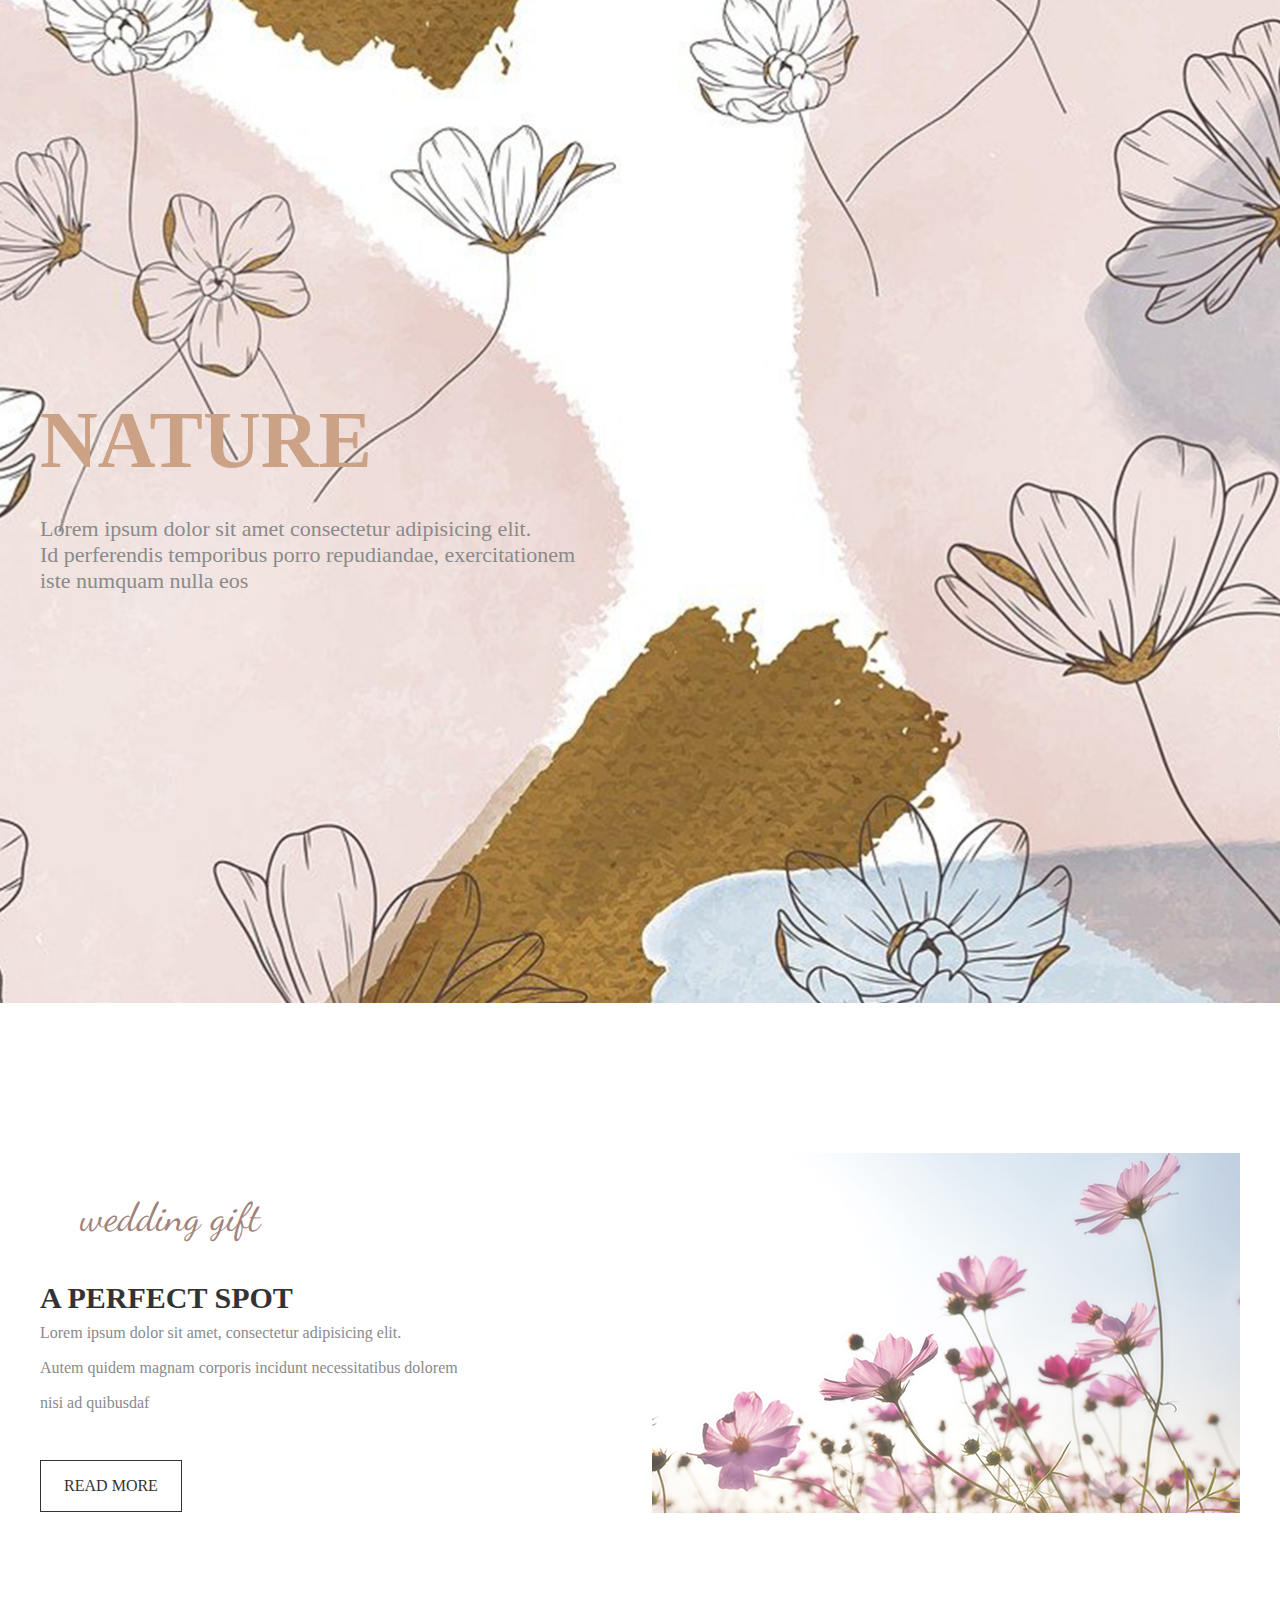
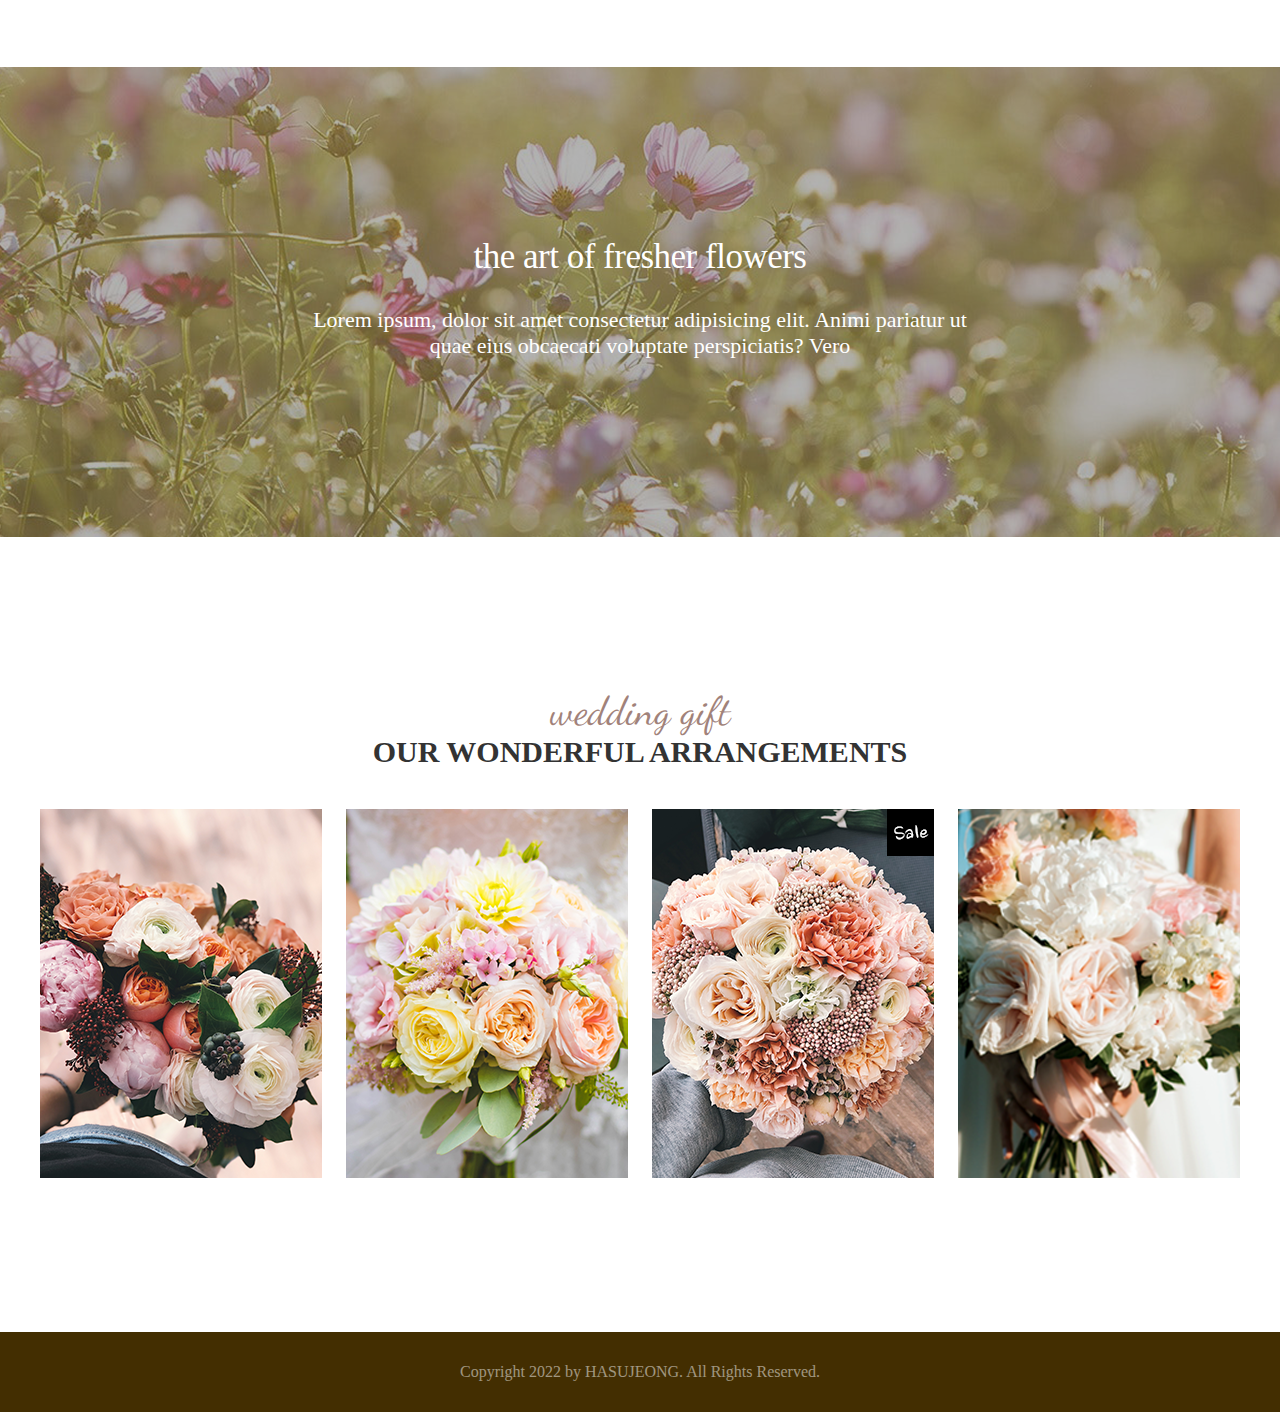
<file: 3단레이아웃/index.html>
<!DOCTYPE html>
<html lang="ko">
<head>
    <meta charset="UTF-8">
    <meta http-equiv="X-UA-Compatible" content="IE=edge">
    <meta name="viewport" content="width=device-width, initial-scale=1.0">
    <title>3단레이아웃</title> 
    <style>
        @import url('https://fonts.googleapis.com/css2?family=Dancing+Script&display=swap');
        *{margin:0; padding:0;}
        li{list-style: none;}
        html, body{color:#333;}
        /* .main_visual */
        .main_visual {
            height: 1003px;
            background:url('images/box1.png') center center / cover no-repeat;
            padding-top: 395px;
            box-sizing: border-box;
        }
        .main_visual div{
            width:1200px;
            margin:0 auto;
        }
        .main_visual div h2 {
            font-size: 80px;
            color: #cba286;
            margin-bottom: 30px;
        }
        .main_visual div p {
            font-size: 22px;
            color: #8a8a8a;
        }
        /* .cont01 */
        .cont01 {
            width:1200px;
            margin:150px auto;
            display: flex;
            justify-content: space-between;
        }
        .cont01 div {
            width:565px;
        }
        .cont01 div p:nth-of-type(1) {
            margin: 40px;
            font-family: 'Dancing Script', cursive;
            font-size: 40px;
            color:#a1827a;
        }
        .cont01 div h3 {
            font-size: 30px;
        }
        .cont01 div p:nth-of-type(2){
            color: #8a8a8a;
            line-height:35px;
        }
        .cont01 div p:nth-of-type(3){
            width: 140px;
            height:50px;
            border: 1px solid #333;
            text-align: center;
            line-height: 50px;
            margin-top: 40px;
        }
        /* .cont02 */
        .cont02 {
            height:470px;
            background: url(images/box3.png) center center / cover no-repeat;
            padding-top: 170px;
            box-sizing:border-box;
            color:#fff;
            text-align:center;
        }
        .cont02 div h3 {
            font-size: 35px;
            font-weight:lighter; /* h3가 가진 굵기를 없앰 */
            letter-spacing: -0.5px; /* 글자사이 간격 마이너스 수치는 좁아짐  */
        }
        .cont02 div p {
            margin-top: 30px;
            font-size:22px;  
        }
        /* .cont03 */
        .cont03 {
            padding: 150px 0;
        }
        .cont03 .title{
            text-align:center;
            margin-bottom:40px;
        }
        .cont03 .title p{
            font-size: 40px;
            color: #a1827a;
            font-family: 'Dancing Script', cursive;
        }
        .cont03 .title h3{
            font-size: 30px; 
        }
        .cont03 .box {
            width:1200px;
            margin:0 auto;
            display:flex;
            justify-content: space-between;
        }
        .footer {
            height:80px;
            line-height: 80px;
            text-align: center;
            background-color: #432e01;
            color: rgba(255,255,255, 0.5);
        }
    </style>
</head>
<body>
    <div class="main_visual">
        <div>
            <h2>NATURE</h2>
            <P>Lorem ipsum dolor sit amet consectetur adipisicing elit. <BR /> Id perferendis temporibus porro repudiandae, exercitationem<br /> iste numquam nulla eos</P>
        </div>
    </div><!-- .main_visual end -->
    <div class="cont01">
        <div>
            <p>wedding gift</p>
            <h3>A PERFECT SPOT</h3>
            <p>Lorem ipsum dolor sit amet, consectetur adipisicing elit. <br />Autem quidem magnam corporis incidunt necessitatibus dolorem <br />nisi ad quibusdaf</p>
            <p>READ MORE</p>
        </div>
        <figure>
            <img src="images/box2.png" alt="양귀비 꽃밭"
        </figure>
    </div><!-- .cont01 end -->
    <div class="cont02">
        <div> 
            <h3>the art of fresher flowers</h3>
            <p>Lorem ipsum, dolor sit amet consectetur adipisicing elit. Animi pariatur ut <br />quae eius obcaecati voluptate perspiciatis? Vero </p>
        </div>
    </div><!-- .cont02 end -->
    <div class="cont03">
        <div class="title">
            <p>wedding gift</p>
            <h3>OUR WONDERFUL ARRANGEMENTS</h3>
        </div><!-- .title end -->
        <DIV class="box">
            <figure>
                <img src="images/flower1.png" alt="꽃다발" />
            </figure>
            <figure>
                <img src="images/flower2.png" alt="꽃다발" />
            </figure>
            <figure>
                <img src="images/flower3.png" alt="꽃다발" />
            </figure>
            <figure>
                <img src="images/flower4.png" alt="꽃다발" />
            </figure>
        </DIV><!-- .box end -->
    </div><!-- .cont03 end -->
    <div class="footer">
        <p>Copyright 2022 by HASUJEONG. All Rights Reserved.</p> 
    </div><!-- .footer end -->
</body>
</html>
</file>
